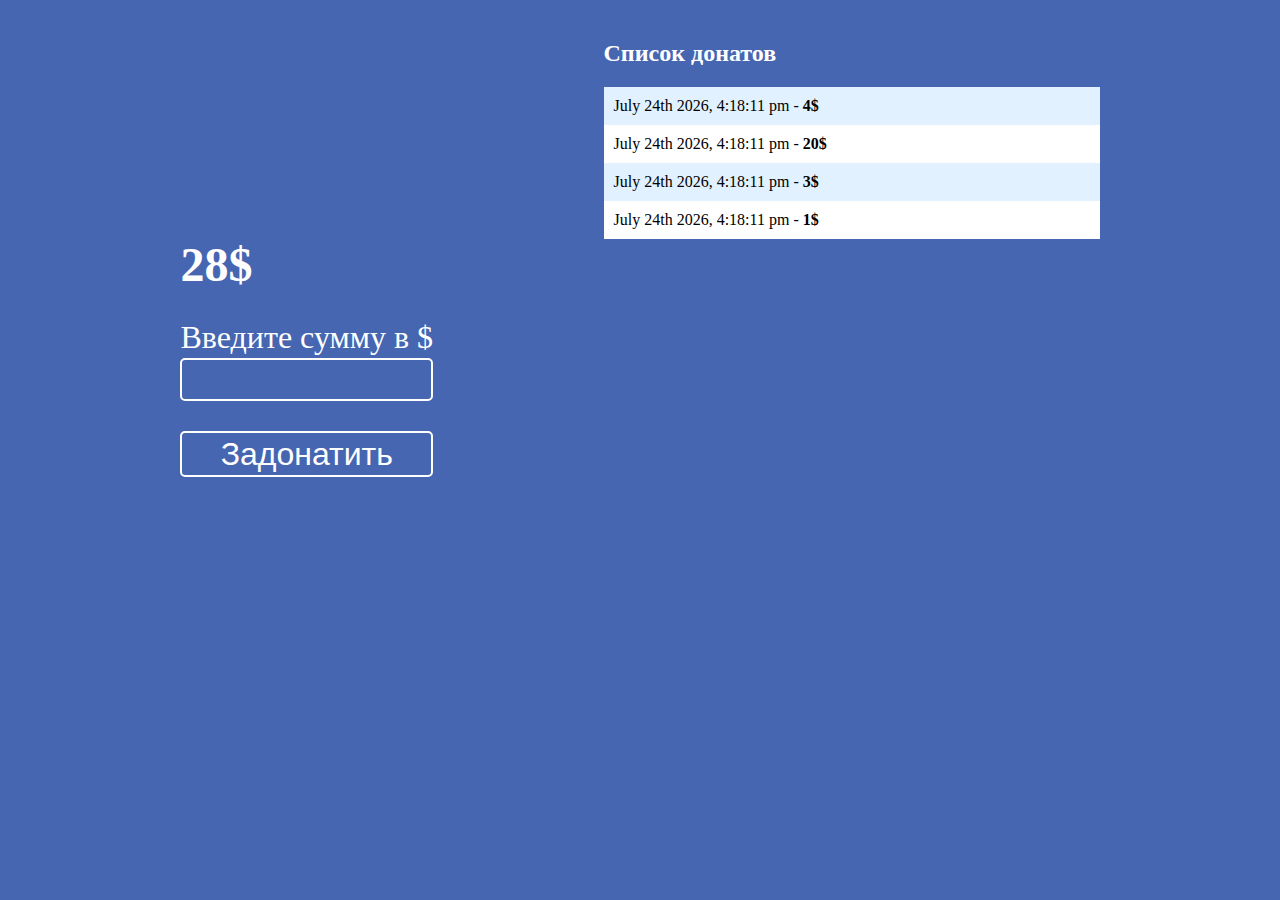
<file: sites/donateForm/index.html>
<!doctype html><html lang="en"><head><meta charset="UTF-8"><meta http-equiv="X-UA-Compatible" content="IE=edge"><meta name="viewport" content="width=device-width,initial-scale=1"><title>Document</title><script defer="defer" src="bundle.js"></script></head><body></body></html>
</file>
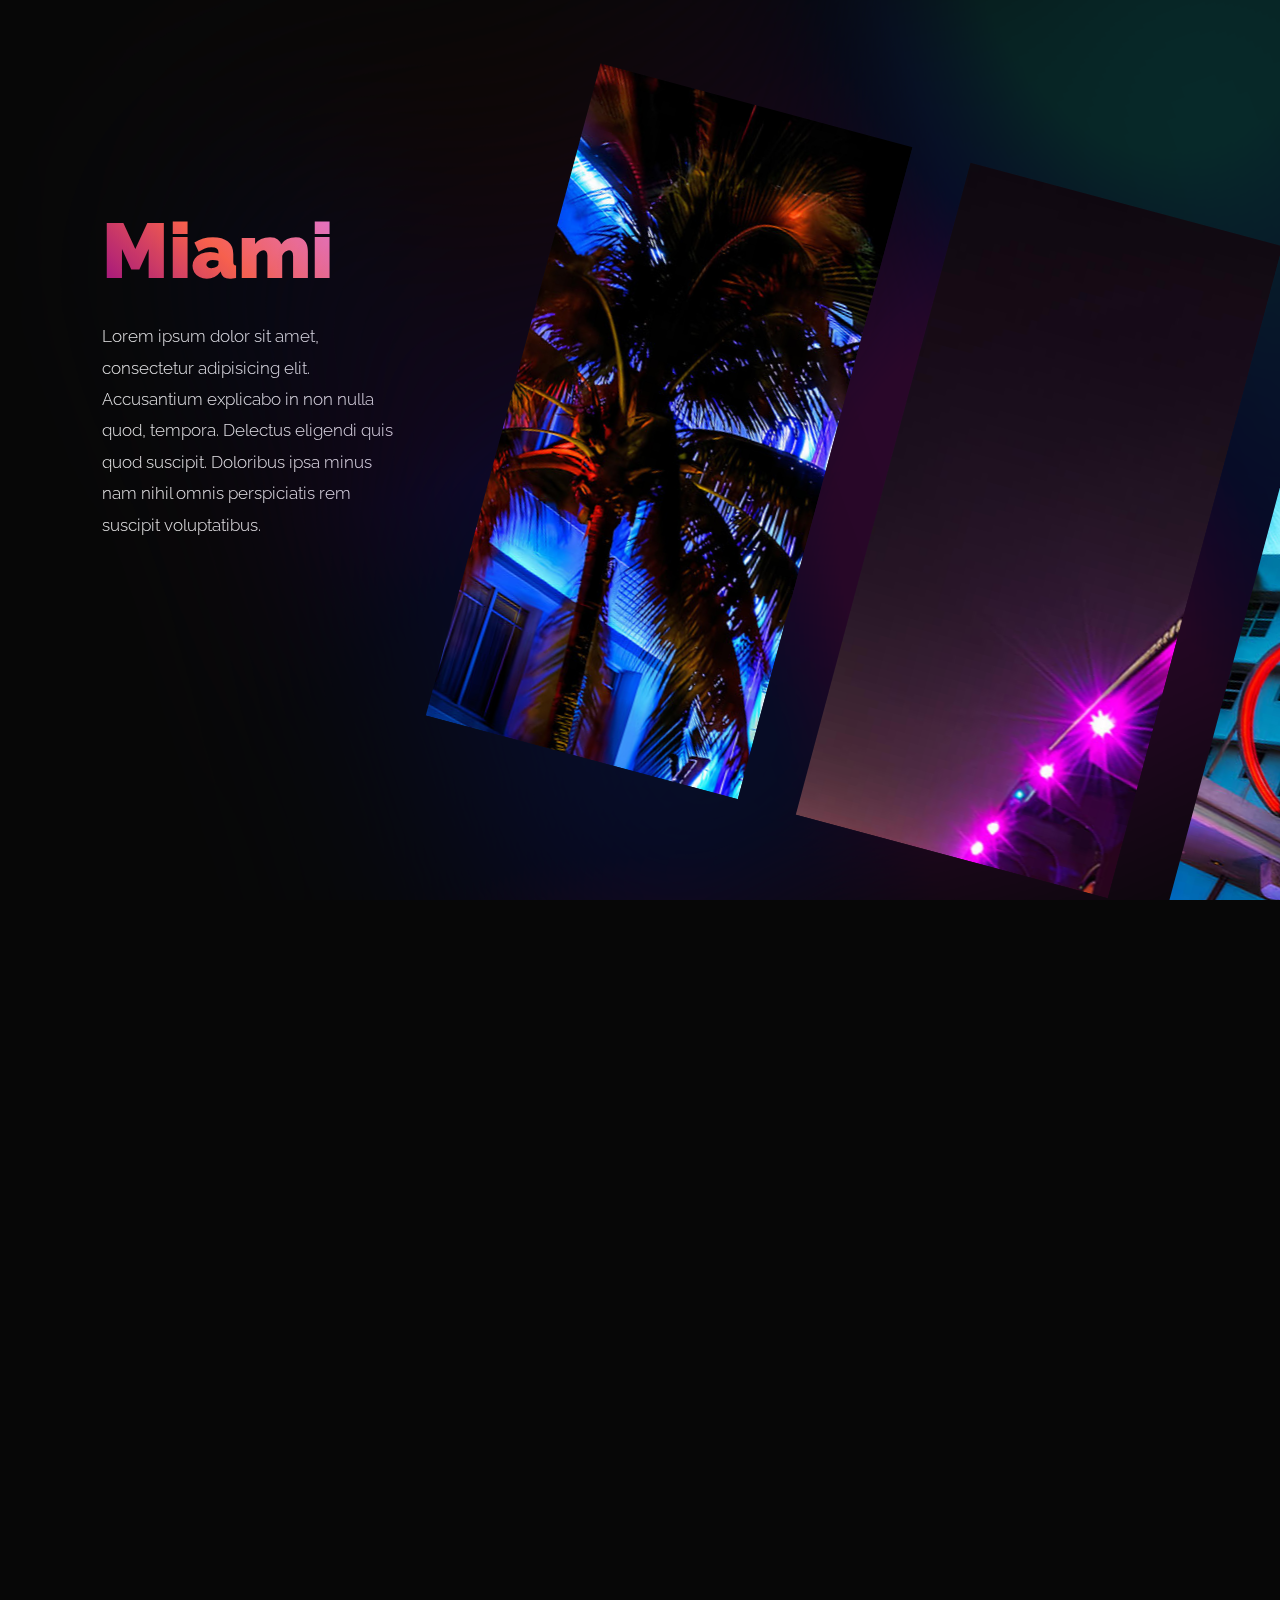
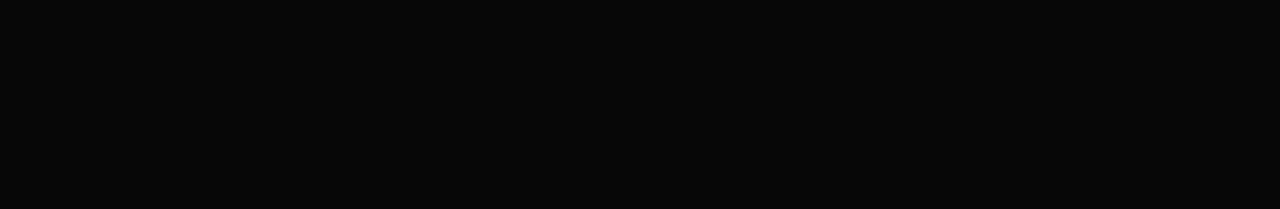
<file: sites/miami-gallery/index.html>
<!DOCTYPE html>
<html lang="en">
<head>
    <meta charset="UTF-8">
    <title>Title</title>
    <meta name="viewport" content="width=device-width, initial-scale=1.0">
    <link rel="stylesheet" href="libs/swiper/swiper-bundle.min.css">
    <link rel="stylesheet" href="css/style.css">
</head>
<body>
    <div class="discription">
        <div class="logo">Miami</div>
        <p>Lorem ipsum dolor sit amet, consectetur adipisicing elit. Accusantium explicabo in non nulla quod, tempora. Delectus eligendi quis quod suscipit. Doloribus ipsa minus nam nihil omnis perspiciatis rem suscipit voluptatibus.</p>
    </div>
    <div class="swiper slider slider_main">
        <div class="swiper-wrapper slider__wrapper">
            <div class="swiper-slide slider__item">
                <div class="slider__img" data-swiper-parallax="20%" style="background:url(images/1.jpg);"></div>
            </div>
            <div class="swiper-slide slider__item">
                <div class="slider__img" data-swiper-parallax="30%" style="background:url(images/2.jpg);"></div>
            </div>
            <div class="swiper-slide slider__item">
                <div class="slider__img" data-swiper-parallax="20%" style="background:url(images/3.jpg);"></div>
            </div>
            <div class="swiper-slide slider__item">
                <div class="slider__img" data-swiper-parallax="30%" style="background:url(images/4.jpg);"></div>
            </div>
            <div class="swiper-slide slider__item">
                <div class="slider__img" data-swiper-parallax="20%" style="background:url(images/5.jpg);"></div>
            </div>
            <div class="swiper-slide slider__item">
                <div class="slider__img" data-swiper-parallax="30%" style="background:url(images/6.jpg);"></div>
            </div>
            <div class="swiper-slide slider__item">
                <div class="slider__img" data-swiper-parallax="20%" style="background:url(images/7.jpg);"></div>
            </div>
            <div class="swiper-slide slider__item">
                <div class="slider__img" data-swiper-parallax="30%" style="background:url(images/8.jpg);"></div>
            </div>
            <div class="swiper-slide slider__item">
                <div class="slider__img" data-swiper-parallax="20%" style="background:url(images/9.jpg);"></div>
            </div>


        </div>
    </div>
    <div class="swiper slider slider_bg">
        <div class="swiper-wrapper slider__wrapper">
            <div class="swiper-slide slider__item">
                <div class="slider__img" data-swiper-parallax="20%" style="background:url(images/1.jpg);"></div>
            </div>
            <div class="swiper-slide slider__item">
                <div class="slider__img" data-swiper-parallax="30%" style="background:url(images/2.jpg);"></div>
            </div>
            <div class="swiper-slide slider__item">
                <div class="slider__img" data-swiper-parallax="20%" style="background:url(images/3.jpg);"></div>
            </div>
            <div class="swiper-slide slider__item">
                <div class="slider__img" data-swiper-parallax="30%" style="background:url(images/4.jpg);"></div>
            </div>
            <div class="swiper-slide slider__item">
                <div class="slider__img" data-swiper-parallax="20%" style="background:url(images/5.jpg);"></div>
            </div>
            <div class="swiper-slide slider__item">
                <div class="slider__img" data-swiper-parallax="30%" style="background:url(images/6.jpg);"></div>
            </div>
            <div class="swiper-slide slider__item">
                <div class="slider__img" data-swiper-parallax="20%" style="background:url(images/7.jpg);"></div>
            </div>
            <div class="swiper-slide slider__item">
                <div class="slider__img" data-swiper-parallax="30%" style="background:url(images/8.jpg);"></div>
            </div>
            <div class="swiper-slide slider__item">
                <div class="slider__img" data-swiper-parallax="20%" style="background:url(images/9.jpg);"></div>
            </div>


        </div>
    </div>
    <script src="libs/swiper/swiper-bundle.min.js"></script>
<script src="js/app.js"></script>
</body>
</html>
</file>
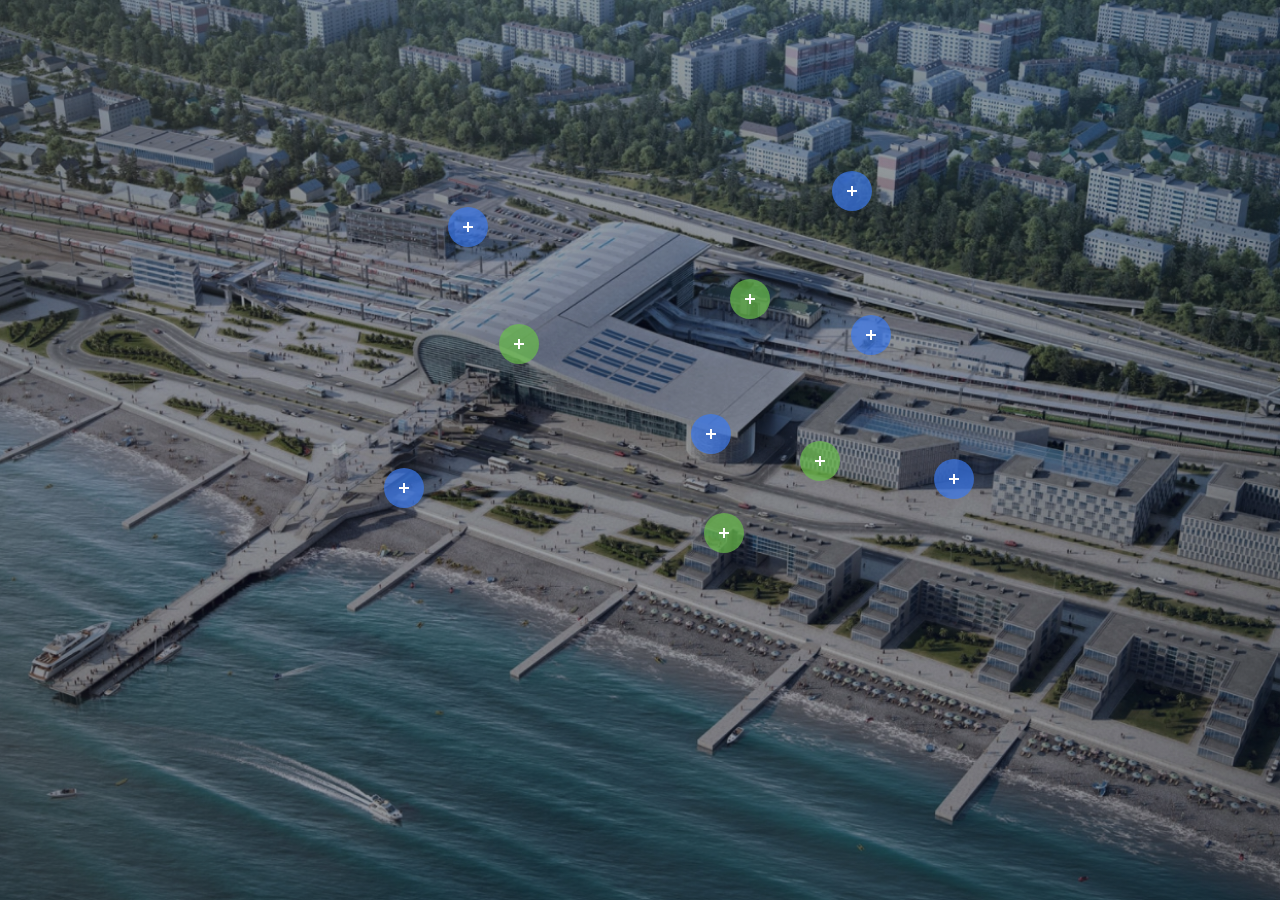
<file: sites/OnlyTestTask/index.html>
<!DOCTYPE html>
<html lang="en">
  <head>
    <meta charset="UTF-8" />
    <meta name="viewport" content="width=device-width, initial-scale=1.0" />
    <title>Document</title>
    <link rel="stylesheet" href="style.css" />
  </head>
  <body>
    <main class="map">
      <div class="info-btns">
        <div class="map-btn map-btn__green" data-text="Стадион">
          <button class="map-btn-sim">
            <span class="map-btn-sim__content"></span>
          </button>
          <span class="map-btn-info"></span>
        </div>
        <div class="map-btn" data-text="Дом у дороги">
          <button class="map-btn-sim">
            <span class="map-btn-sim__content"></span>
          </button>
          <span class="map-btn-info"></span>
        </div>
        <div class="map-btn" data-text="Пирс">
          <button class="map-btn-sim">
            <span class="map-btn-sim__content"></span>
          </button>
          <span class="map-btn-info"></span>
        </div>
        <div class="map-btn" data-text="Большая колонна">
          <button class="map-btn-sim">
            <span class="map-btn-sim__content"></span>
          </button>
          <span class="map-btn-info"></span>
        </div>
        <div class="map-btn map-btn__green" data-text="Дом как ступенька">
          <button class="map-btn-sim">
            <span class="map-btn-sim__content"></span>
          </button>
          <span class="map-btn-info"></span>
        </div>
        <div class="map-btn map-btn__green" data-text="Дом с зеленой крышей">
          <button class="map-btn-sim">
            <span class="map-btn-sim__content"></span>
          </button>
          <span class="map-btn-info"></span>
        </div>
        <div class="map-btn" data-text="Дом в лесу">
          <button class="map-btn-sim">
            <span class="map-btn-sim__content"></span>
          </button>
          <span class="map-btn-info"></span>
        </div>
        <div class="map-btn" data-text="Наверное вокзал">
          <button class="map-btn-sim">
            <span class="map-btn-sim__content"></span>
          </button>
          <span class="map-btn-info"></span>
        </div>
        <div class="map-btn map-btn__green" data-text="Похоже на офис">
          <button class="map-btn-sim">
            <span class="map-btn-sim__content"></span>
          </button>
          <span class="map-btn-info"></span>
        </div>
        <div class="map-btn" data-text="Вторая часть офиса?">
          <button class="map-btn-sim">
            <span class="map-btn-sim__content"></span>
          </button>
          <span class="map-btn-info"></span>
        </div>
      </div>
    </main>
    <script src="js/main.js"></script>
  </body>
</html>
</file>
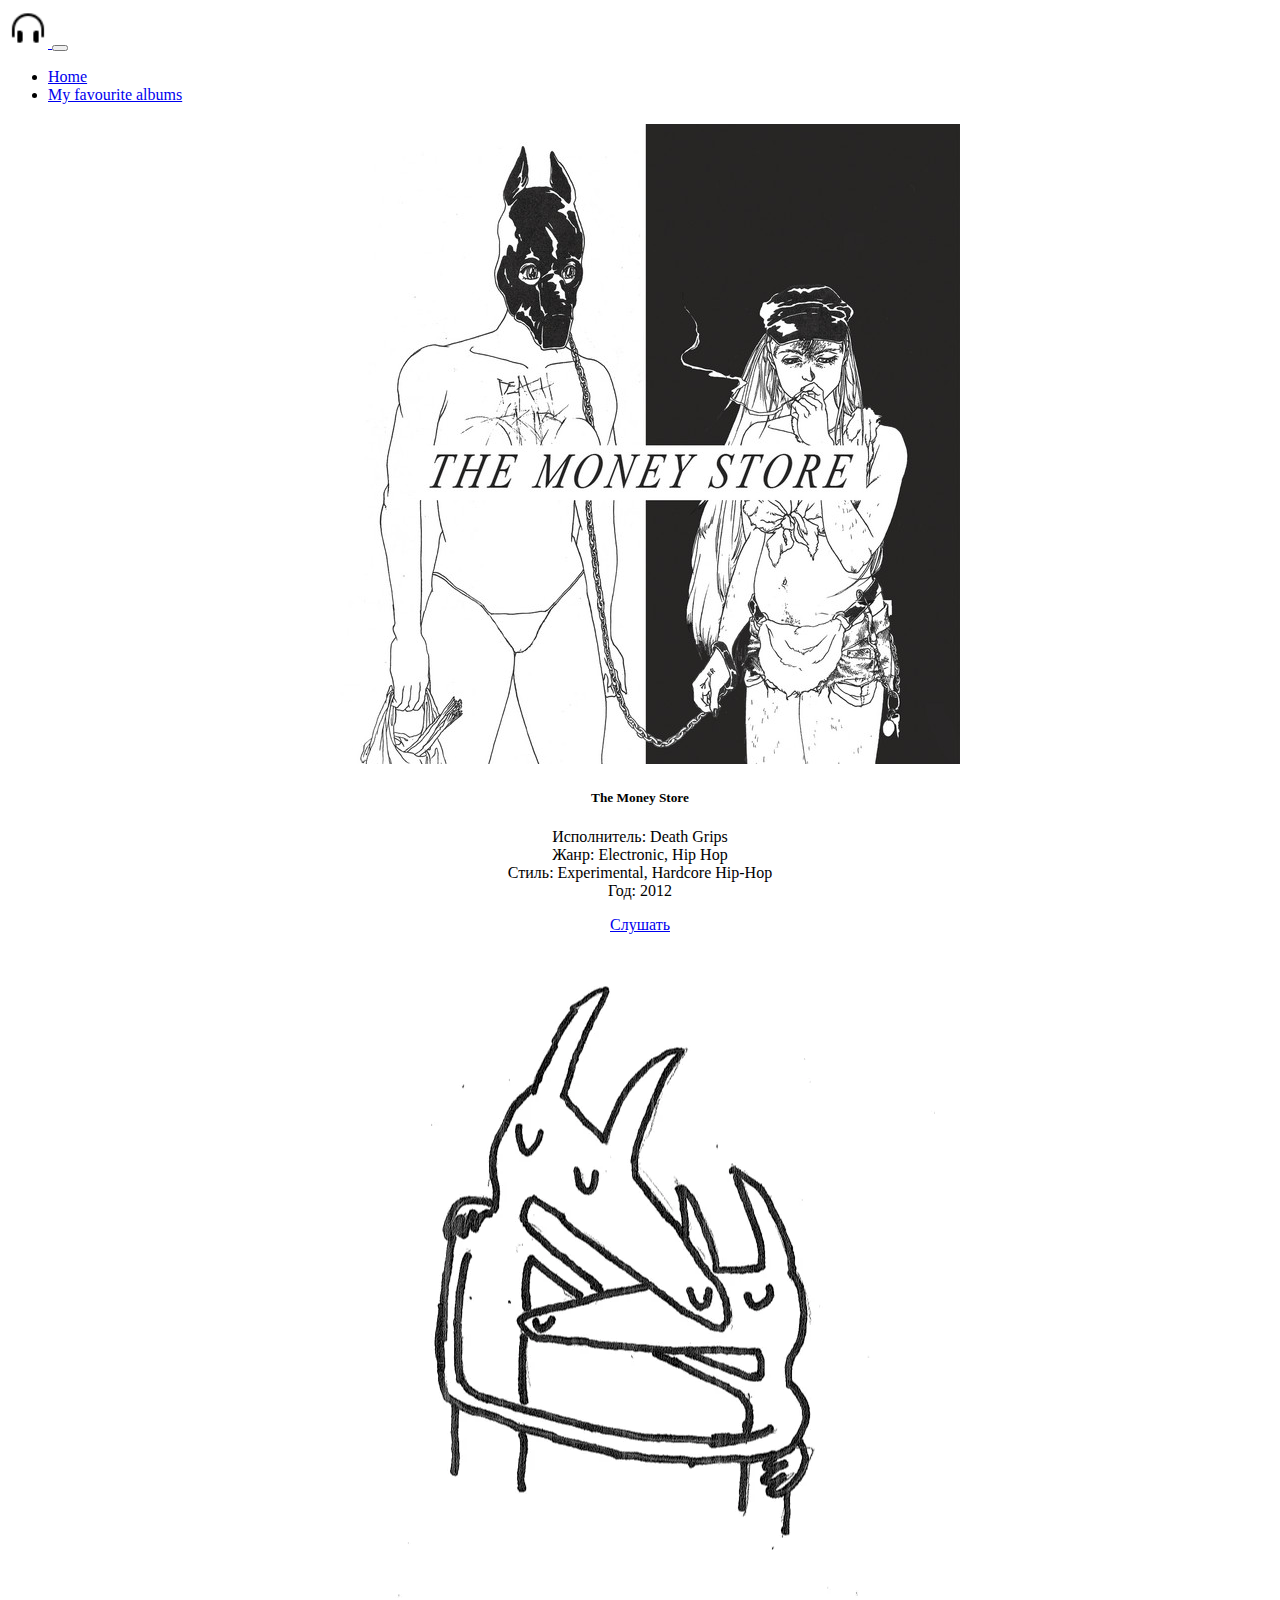
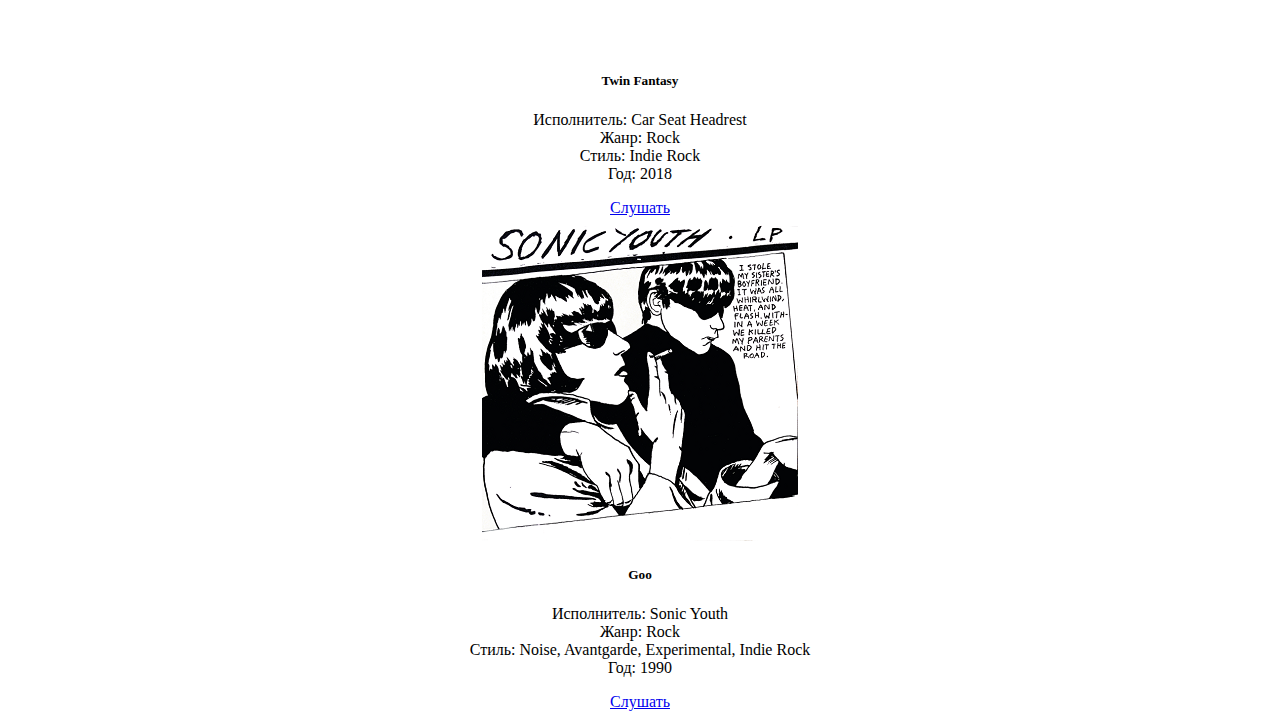
<file: albums.html>
<!DOCTYPE html>
<html lang="en">

<head>
    <meta charset="UTF-8">
    <meta http-equiv="X-UA-Compatible" content="IE=edge">
    <meta name="viewport" content="width=device-width, initial-scale=1.0">
    <link rel="stylesheet" href="styles.css">
    <link href="https://cdn.jsdelivr.net/npm/bootstrap@5.3.0-alpha1/dist/css/bootstrap.min.css" rel="stylesheet"
        integrity="sha384-GLhlTQ8iRABdZLl6O3oVMWSktQOp6b7In1Zl3/Jr59b6EGGoI1aFkw7cmDA6j6gD" crossorigin="anonymous">
    <script src="https://cdn.jsdelivr.net/npm/bootstrap@5.3.0-alpha1/dist/js/bootstrap.bundle.min.js"
        integrity="sha384-w76AqPfDkMBDXo30jS1Sgez6pr3x5MlQ1ZAGC+nuZB+EYdgRZgiwxhTBTkF7CXvN"
        crossorigin="anonymous"></script>
    <title>My favourite albums</title>
    <link rel="apple-touch-icon" sizes="180x180" href="/apple-touch-icon.png">
<link rel="icon" type="image/png" sizes="32x32" href="/favicon-32x32.png">
<link rel="icon" type="image/png" sizes="16x16" href="/favicon-16x16.png">
<link rel="manifest" href="/site.webmanifest">
    <style>
        .card{
            border-radius: 1mm;
            text-align: center;
            padding: 0.25em;
        }
        .card:hover{
            background-color: rgba(0, 0, 0, 0.1);
        }
    </style>
</head>

<body>
    <nav class="navbar navbar-expand-lg bg-body ">
        <div class="container">
            <a class="navbar-brand p-0" target="_blank"  href="/">
                <img src="img/head.png" alt="logo" width="40" />
            </a>
            <button class="navbar-toggler" type="button" data-bs-toggle="collapse" data-bs-target="#navbarNav"
                aria-controls="navbarNav" aria-expanded="false" aria-label="Toggle navigation">
                <span class="navbar-toggler-icon"></span>
            </button>
            <div class="collapse navbar-collapse" id="navbarNav">
                <ul class="navbar-nav">
                    <li class="nav-item">
                        <a class="nav-link " aria-current="page" href="index.html">Home</a>
                    </li>
                    <li class="nav-item">
                        <a class="nav-link active" href="#">My favourite albums</a>
                    </li>
                </ul>
            </div>
        </div>
    </nav>
    <div class="container my-5">
        <div class="row row-cols-1 row-cols-md-2 row-cols-lg-3 g-5">
            <div class="col">
                <div class="card">
                    <img src="img/234.jpeg" class="card-img-top" alt="the money store">
                    <div class="card-body">
                        <h5 class="card-title">The Money Store</h5>
                        <p class="card-text">
                         Исполнитель: Death Grips</br>   
                        Жанр:	Electronic, Hip Hop</br>
                        Стиль:	Experimental, Hardcore Hip-Hop</br>
                        Год:	2012
                        </p>
                        <a href="https://vk.com/music/playlist/-56504379_39226594" target="_blank" class="btn btn-primary">Слушать</a>
                    </div>
                </div>
            </div>
            <div class="col">
                <div class="card">
                    <img src="img/44.webp" class="card-img-top" alt="twin fantasy">
                    <div class="card-body">
                        <h5 class="card-title">Twin Fantasy</h5>
                        <p class="card-text">
                            Исполнитель: Car Seat Headrest</br>
                            Жанр:	Rock</br>
                            Стиль:	Indie Rock</br>
                            Год:	2018
                        </p>
                        <a href="https://vk.com/music/album/-2000442952_2442952_95b66d9ed17cc40a17?act=album" class="btn btn-primary" target="_blank">Слушать</a>
                    </div>
                </div>
            </div>
            <div class="col">
                <div class="card">
                    <img src="img/4544.png" class="card-img-top" alt="goo">
                    <div class="card-body">
                        <h5 class="card-title">Goo</h5>
                        <p class="card-text">Исполнитель: Sonic Youth</br>
                            Жанр:	Rock</br>
                            Стиль:	Noise, Avantgarde, Experimental, Indie Rock</br>
                            Год:	1990
                        </p>
                        <a href="https://vk.com/music/album/-2000268319_268319_a9da6fc7dd6d3a00df?act=album" class="btn btn-primary" target="_blank">Слушать</a>
                    </div>
                </div>
            </div>
        </div>
    </div>

</body>

</html>
</file>
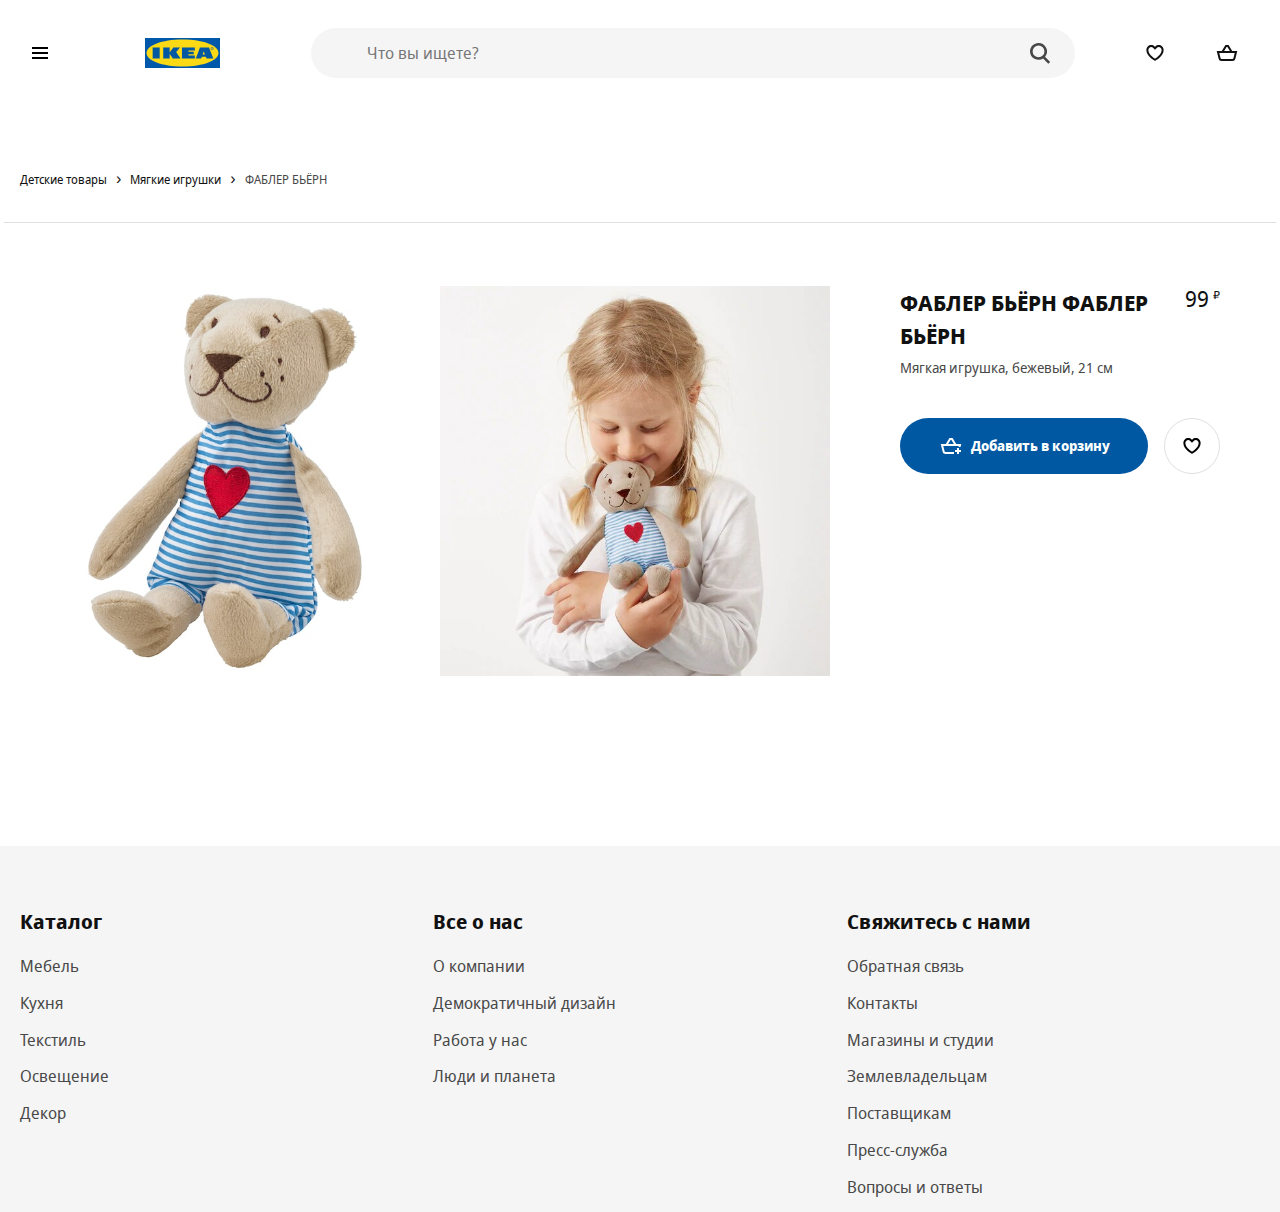
<file: card.html>
<!DOCTYPE html>
<html lang="en">
<head>
	<meta charset="UTF-8">
	<meta name="viewport" content="width=device-width, user-scalable=no, initial-scale=1.0, maximum-scale=1.0, minimum-scale=1.0">
	<meta http-equiv="X-UA-Compatible" content="ie=edge">
	<link rel="apple-touch-icon" sizes="180x180" href="favicon/apple-touch-icon.png">
	<link rel="icon" type="image/png" sizes="32x32" href="favicon/favicon-32x32.png">
	<link rel="icon" type="image/png" sizes="16x16" href="favicon/favicon-16x16.png">
	<link rel="mask-icon" href="favicon/safari-pinned-tab.svg" color="#0058ab">
	<meta name="msapplication-TileColor" content="#0058ab">
	<meta name="theme-color" content="#0058ab">
	<title>Детские игрушки - IKEA</title>
	<link rel="stylesheet" href="styles/styles.css">
	<script src="script/generateHeader.js" defer></script>
    <script src="script/generateCatalog.js" defer></script>
    <script src="script/generateSubCatalog.js" defer></script>
    <script src="script/generateFooter.js" defer></script>
    <script src="script/main.js" defer></script>
</head>
<body>
<main>
	<div class="container">
		<div class="breadcrumb">
			<nav role="navigation" aria-label="Breadcrumb" class="breadcrumb__nav">
				<ul class="breadcrumb__list">

					<li class="breadcrumb__list-item">
						<a href="goods.html?cat=Детские товары" class="breadcrumb__link"><span>Детские товары</span></a>
					</li>

					<li class="breadcrumb__list-item">
						<a href="goods.html?cat=Мягкие игрушки" class="breadcrumb__link"><span>Мягкие игрушки</span></a>
					</li>

					<li class="breadcrumb__list-item">
						<a href="#" class="breadcrumb__link"><span>ФАБЛЕР БЬЁРН</span></a>
					</li>

				</ul>
			</nav>
		</div>

		<div class="good wrapper">
			<div class="good-images">
				<div class="good-image__item">
					<img src="image/fabler-byorn-myagkaya-igrushka-bezhevyy__0710165_PE727396_S5.jpg" alt="">
				</div>
				<div class="good-image__item">
					<img src="image/fabler-byorn-myagkaya-igrushka-bezhevyy__0876865_PE611124_S5.jpg" alt="">
				</div>
			</div>
			<div class="good-item"> <!-- not-in-stock - нет в наличии-->
				<p class="good-item__new">Новинка</p>

				<div class="good-item__section">
					<div>
						<h2 class="good-item__header">ФАБЛЕР БЬЁРН ФАБЛЕР БЬЁРН</h2>
						<p class="good-item__description">Мягкая игрушка, бежевый, 21 см</p>

					</div>
					<p class="good-item__price">
						<span class="good-item__empty">Нет в наличии</span>
						<span class="good-item__price-value">99</span>
						<span class="good-item__currency">₽</span>
					</p>

				</div>
				<div class="good-item__buttons">
					<button type="button" class="btn btn-good" data-idd="idd001">
						<svg focusable="false" viewBox="0 0 24 24" class="btn-good-svg" aria-hidden="true">
							<path fill-rule="evenodd" clip-rule="evenodd" d="M10.4372 4H10.9993H12.0003H12.9996H13.5616L13.8538 4.48014L17.2112 9.99713H21H22.2806L21.9702 11.2396L21.5303 13H19.4688L19.7194 11.9971H4.28079L5.59143 17.2397C5.70272 17.6848 6.1027 17.9971 6.56157 17.9971H15V19.9971H6.56157C5.18496 19.9971 3.98502 19.0602 3.65114 17.7247L2.02987 11.2397L1.71924 9.99713H3.00002H6.78793L10.145 4.48017L10.4372 4ZM12.4375 6L14.87 9.99713H9.12911L11.5614 6H12.0003H12.4375ZM17.9961 16V14H19.9961V16H21.9961V18H19.9961V20H17.9961V18H15.9961V16H17.9961Z"></path>
						</svg>

						<span class="btn-good__label">Добавить в корзину</span>
					</button>
					<button type="button" class="btn btn-add-wishlist" data-idd="idd001">
						<svg focusable="false" viewBox="0 0 24 24" class="btn-add-wishlist__svg" aria-hidden="true">
							<path fill-rule="evenodd" clip-rule="evenodd" d="M12.336 5.52055C14.2336 3.62376 17.3096 3.62401 19.2069 5.52129C20.2067 6.52115 20.6796 7.85005 20.6259 9.15761C20.6151 12.2138 18.4184 14.8654 16.4892 16.6366C15.4926 17.5517 14.5004 18.2923 13.7593 18.8036C13.3879 19.0598 13.0771 19.2601 12.8574 19.3973C12.7475 19.466 12.6601 19.519 12.5992 19.5555C12.5687 19.5737 12.5448 19.5879 12.5279 19.5978L12.5079 19.6094L12.502 19.6129L12.5001 19.614C12.5001 19.614 12.4989 19.6147 11.9999 18.748C11.501 19.6147 11.5005 19.6144 11.5005 19.6144L11.4979 19.6129L11.4919 19.6094L11.472 19.5978C11.4551 19.5879 11.4312 19.5737 11.4007 19.5555C11.3397 19.519 11.2524 19.466 11.1425 19.3973C10.9227 19.2601 10.612 19.0598 10.2405 18.8036C9.49947 18.2923 8.50726 17.5517 7.51063 16.6366C5.58146 14.8654 3.38477 12.2139 3.37399 9.15765C3.32024 7.85008 3.79314 6.52117 4.79301 5.52129C6.69054 3.62376 9.76704 3.62376 11.6646 5.52129L11.9993 5.856L12.3353 5.52129L12.336 5.52055ZM11.9999 18.748L11.5005 19.6144L11.9999 19.9019L12.4989 19.6147L11.9999 18.748ZM11.9999 17.573C12.1727 17.462 12.384 17.3226 12.6236 17.1573C13.3125 16.6821 14.2267 15.9988 15.1366 15.1634C17.0157 13.4381 18.6259 11.2919 18.6259 9.13506V9.11213L18.627 9.08922C18.6626 8.31221 18.3844 7.52727 17.7926 6.9355C16.6762 5.81903 14.866 5.81902 13.7495 6.9355L13.7481 6.93689L11.9965 8.68166L10.2504 6.9355C9.13387 5.81903 7.3237 5.81903 6.20722 6.9355C5.61546 7.52727 5.33724 8.31221 5.3729 9.08922L5.37395 9.11213V9.13507C5.37395 11.2919 6.98418 13.4381 8.86325 15.1634C9.77312 15.9988 10.6874 16.6821 11.3762 17.1573C11.6159 17.3226 11.8271 17.462 11.9999 17.573Z"></path>
						</svg>
					</button>
				</div>

			</div>
		</div>


	</div>
</main>
</body>
</html>
</file>
<file: sites/miami-gallery/css/style.css>
*{
    margin: 0;
    padding: 0;
    box-sizing: border-box;
}
:root{
    --dark: #070707;
    --sizeindex: calc(1vw + 1vh);
    --transition:.75s cubic-bezier(0.2,0.6,0,1);
}
@font-face {
    font-family: raleway_m;
    src: url("../fonts/raleway-v22-cyrillic-300.woff2");
    font-weight: 300;
}
@font-face {
    font-family: raleway_m;
    src: url("../fonts/raleway-v22-cyrillic-900.woff2");
    font-weight: 900;
}
body,html{
    width: 100%;
    height: 100%;
    background: var(--dark);
    color: #fff;
    font-family: raleway_m, sans-serif;
    overflow: hidden;
    line-height: 1.8;
}
.slider{
    height: 100%;
    transform: rotate(15deg);
    overflow: visible;
    top: 10vh;
}
.slider__wrapper{
    transition: var(--transition)!important;
    will-change: transform;
}
.slider__item{
    max-height: 75vh;
    overflow: hidden;
    cursor: pointer;
    transition: transform var(--transition), box-shadow var(--transition);
}
.slider__img{
    width: 300%;
    height: 100%;
    background-size: cover;
    position: absolute;
    left: -100%;
    transition: var(--transition)!important;
    will-change: transform;

}
.slider_bg{
    z-index: 0;
    transform: rotate(-20deg)!important;
    top: -90vh;
    left: -10vh;
    opacity: 0.15;
    filter:blur(120px) saturate(10) ;
}
.slider_bg .slider__item{
    max-height: 100vh;
}
.slider__item.opened{
    z-index: 2;
    transform: rotate(-15deg) scale(1.25);
    box-shadow: rgb(0 0 0 / .75) 0 0 0 10000px;

}

.discription{
    position: absolute;
    font-size: calc(var(--sizeindex) * .8);
    top: 20vh;
    left: 8vw;
    max-width: 24vw;
    transition: opacity var(--transition),transform var(--transition);
}
.logo{
    font-size: calc(var(--sizeindex) * 3.6);
    font-weight: 900;
    display: inline-block;
    background: linear-gradient(45deg, DarkMagenta,Tomato,Violet);
    -webkit-background-clip: text;
    -webkit-text-fill-color: transparent;
}
.discription p{
    transition: transform var(--transition);
    opacity: .9;
    transition-duration: 3s;
}
.discription.hidden{
    opacity: 0;
    transform: translateY(5vh);
}
.discription.hidden p{
    transform: translateY(2vh);
}
</file>
<file: styles.css>
.cat{
    height: 500px;
    width: 540px;
}
</file>
<file: styles/styles.css>
/*
* Prefixed by https://autoprefixer.github.io
* PostCSS: v7.0.29,
* Autoprefixer: v9.7.6
* Browsers: last 4 version
*/

@font-face {
	font-family: 'Noto Sans';
	src: local('Noto Sans Display Regular'), local('NotoSansDisplay-Regular'), url('../fonts/Notosansdisplayregular.woff2') format('woff2'), url('../fonts/Notosansdisplayregular.woff') format('woff');
	font-weight: 400;
	font-style: normal;
}

@font-face {
	font-family: 'Noto Sans';
	src: local('Noto Sans Display Italic'), local('NotoSansDisplay-Italic'), url('../fonts/Notosansdisplayitalic.woff2') format('woff2'), url('../fonts/Notosansdisplayitalic.woff') format('woff');
	font-weight: 400;
	font-style: italic;
}

@font-face {
	font-family: 'Noto Sans';
	src: local('Noto Sans Display Bold'), local('NotoSansDisplay-Bold'), url('../fonts/Notosansdisplaybold.woff2') format('woff2'), url('../fonts/Notosansdisplaybold.woff') format('woff');
	font-weight: 700;
	font-style: normal;
}

@font-face {
	font-family: 'Noto Sans';
	src: local('Noto Sans Display Bold Italic'), local('NotoSansDisplay-BoldItalic'), url('../fonts/Notosansdisplaybolditalic.woff2') format('woff2'), url('../fonts/Notosansdisplaybolditalic.woff') format('woff');
	font-weight: 700;
	font-style: italic;
}

html {
	-webkit-box-sizing: border-box;
	box-sizing: border-box;
}

*,
*::before,
*::after {
	-webkit-box-sizing: inherit;
	box-sizing: inherit;
}

body {
	min-width: 320px;
	margin: 0;

	background-color: #fff; /*под проект*/
	font-family: Noto Sans, Arial, sans-serif; /*в "" свой шрифт под проект*/

	font-size: 16px;
	color: #111;
	line-height: 1.5;
	-webkit-font-smoothing: subpixel-antialiased;
}

button, input {
	font: inherit;
}

button {
	cursor: pointer;
}

img {
	max-width: 100%;
	width: 100%;
	height: auto;
}

a {
	text-decoration: none;
	color: inherit;
}

ul {
	list-style: none;
	padding: 0;
	margin: 0;
}

h1, h2, h3, p {
	padding: 0;
	margin: 0;
}

/* container */

.container {
	max-width: 100rem;
	margin: 0 auto;
	padding: 0 1.25rem;
}

.visually-hidden {
	position: absolute !important;
	clip: rect(1px 1px 1px 1px);
	clip: rect(1px, 1px, 1px, 1px);
	padding: 0 !important;
	border: 0 !important;
	height: 1px !important;
	width: 1px !important;
	overflow: hidden;
}

/* при работе с float */

.clearfix::after {
	content: "";
	display: table;
	clear: both;
}

header {
	margin-bottom: 3.75rem;
}

.header {
	display: -ms-grid;
	display: grid;
	grid-gap: 1.25rem;
	-ms-grid-columns: 2fr 1.25rem 2fr 1.25rem 16fr 1.25rem 1fr 1.25rem 1fr;
	grid-template-columns: 2fr 2fr 16fr 1fr 1fr;
	-webkit-box-align: center;
	-ms-flex-align: center;
	align-items: center;
	padding: 1.75rem 0;
}

footer {
	background-color: #f5f5f5;
	margin-top: 3.75rem;
	padding: 3.75rem 0 0 0;
}

.footer {
	display: -ms-grid;
	display: grid;
	-ms-grid-columns: 1fr 1fr 1fr;
	grid-template-columns: 1fr 1fr 1fr;
}

.main-header {
	margin-bottom: 1.875rem
}

.btn {
	background-color: transparent;
	outline: transparent;
	border-radius: 50%;
	width: 40px;
	height: 40px;
	display: -webkit-box;
	display: -ms-flexbox;
	display: flex;
	-webkit-box-align: center;
	-ms-flex-align: center;
	align-items: center;
	-webkit-box-pack: center;
	-ms-flex-pack: center;
	justify-content: center;
	border: 1px solid transparent;
}

.btn:hover {
	background-color: #f5f5f5;
	color: #111;
}

.svg-icon {
	fill: currentColor;
}

.logo {
	text-align: center;
	width: 75px;
	height: 30px;

}

.search {
	position: relative;
	-webkit-box-flex: 1;
	-ms-flex-positive: 1;
	flex-grow: 1;
	height: 50px;
	margin: 0 40px;
}

.search-input {
	-webkit-appearance: none;
	-moz-appearance: none;
	appearance: none;
	background-color: #f5f5f5;
	display: block;
	appearance: none;
	width: 100%;
	height: 100%;
	padding: .5rem 3.5rem;
	margin: 0 auto;
	line-height: 1.5;
	border: 0;
	border-radius: 50em;
	outline: 0;
	-webkit-box-shadow: none;
	box-shadow: none;
	-webkit-transition: background .2s;
	-o-transition: background .2s;
	transition: background .2s;
}

.search-btn {
	position: absolute;
	top: 0.9rem;
	right: 0.9rem;
	background-image: url("data:image/svg+xml;charset=utf-8,%3Csvg width='16' height='17' fill='%23484848' xmlns='http://www.w3.org/2000/svg'%3E%3Cpath fill-rule='evenodd' clip-rule='evenodd' d='M6.5 11a4.5 4.5 0 110-9 4.5 4.5 0 010 9zm4.968-.307a6.5 6.5 0 10-1.514 1.315l3.996 3.996 1.414-1.414-3.896-3.897z'/%3E%3C/svg%3E");
	background-repeat: no-repeat;
	background-size: contain;
	width: 2.5rem;
	height: 1.5rem;
	background-position: center;
}

.offer {
	position: relative;
}

.offer-extra {
	position: absolute;
	padding: .9rem;
	color: #111;
	left: 1.25rem;
	bottom: 1.25rem;
	display: -webkit-box;
	display: -ms-flexbox;
	display: flex;
	background: #fff;
	-webkit-box-orient: vertical;
	-webkit-box-direction: normal;
	-ms-flex-direction: column;
	flex-direction: column;
	-webkit-box-align: start;
	-ms-flex-align: start;
	align-items: flex-start;
	max-width: 19rem;
	min-width: 13rem;
	font-size: .9rem;
	line-height: 1.5;
	font-weight: bold;
	word-break: break-word;
}

.offer-arrow {
	display: inline-block;
	height: 1.5rem;
	width: 1.5rem;
	vertical-align: middle;
	fill: currentColor;
	margin-top: 1.875rem;

}


.footer-header {
	line-height: 2rem;
	font-size: 1.25rem;
	padding: 0 0 1rem 0;

}

.footer-list {
	margin-bottom: .8rem;
}

.footer-list > a {
	color: #484848;
}

.footer-list > a:hover {
	color: #111;
	text-decoration: underline;
}

.catalog {
	position: fixed;
	z-index: 999;
	top: 0;
	left: -100%;
	bottom: 0;
	background-color: #fff;
	overflow-y: auto;
	overflow-x: hidden;
	-webkit-transition: left 0.2s 0s;
	-o-transition: left 0.2s 0s;
	transition: left 0.2s 0s;
	width: 20rem;
	padding: 6rem 4rem 3rem;

}

.catalog.open {
	left: 0;
}

.catalog-btn {
	position: absolute;
	top: 3rem;
	left: 3rem;
}

.catalog-list__item,
.subcatalog-list__item {
	cursor: pointer;
	color: #111;


}

.catalog-list__item a,
.subcatalog-list__item a {
	text-decoration: underline;
	display: block;
}

.catalog-list__item a {
	padding: .5rem 1.5rem .5rem 0;
}

.subcatalog-list__item a {
	padding: .5rem 0;
}

.catalog-list__item:hover a,
.subcatalog-list__item:hover a {
	text-decoration: underline;
}

.catalog-list__item.active {
	background-repeat: no-repeat;
	background-position: right 0 center;
	background-image: url('data:image/svg+xml;utf8,<svg width="24" height="24" viewBox="0 0 24 24" fill="none" xmlns="http://www.w3.org/2000/svg"><path fill-rule="evenodd" clip-rule="evenodd" d="M15.5996 11.9999L9.81456 17.7857L8.40026 16.3716L12.7714 11.9999L8.40026 7.62823L9.81457 6.21411L15.5996 11.9999Z" fill="%23959595"/></svg>');
}

.subcatalog {
	position: fixed;
	z-index: 998;
	top: 0;
	left: -100%;
	bottom: 0;
	background-color: #fff;
	overflow-y: auto;
	overflow-x: hidden;
	-webkit-transition: left, right 0.2s 0s;
	-o-transition: left, right 0.2s 0s;
	transition: left, right 0.2s 0s;
	width: 25rem;
	padding: 6rem 4rem 3rem;
	border-left: 2px solid #ccc;
}

.subcatalog.subopen {
	left: 20rem;
	display: block;
}

.overlay {
	display: block;
	position: fixed;
	z-index: 899;
	top: 0;
	bottom: 0;
	right: 0;
	left: 0;
	background-color: black;
	-webkit-transition: all .2s ease;
	-o-transition: all .2s ease;
	transition: all .2s ease;
	opacity: 0;
	pointer-events: none;
}

.overlay.active {
	opacity: 0.25;
	pointer-events: all;
}


.wrapper {
	position: relative;
	margin-top: 4rem;
}

.wrapper:before {
	content: '';
	width: calc(100% + 2rem);
	display: block;
	position: absolute;
	top: -2rem;
	z-index: 99;
	margin: 0 -1rem;
	border-bottom: 1px solid #dfdfdf;
}

.good {
	display: -ms-grid;
	display: grid;
	-ms-grid-columns: minmax(0, 1fr) 1.25rem minmax(0, 1fr) 1.25rem minmax(0, 1fr) 1.25rem minmax(0, 1fr) 1.25rem minmax(0, 1fr) 1.25rem minmax(0, 1fr) 1.25rem minmax(0, 1fr) 1.25rem minmax(0, 1fr) 1.25rem minmax(0, 1fr) 1.25rem minmax(0, 1fr) 1.25rem minmax(0, 1fr) 1.25rem minmax(0, 1fr);
	grid-template-columns: repeat(12, minmax(0, 1fr));
	grid-column-gap: 1.25rem;
	padding-top: 2rem;
}

.good-images {
	display: -webkit-box;
	display: -ms-flexbox;
	display: flex;
	-ms-flex-wrap: wrap;
	flex-wrap: wrap;
	-ms-grid-column: 1;
	grid-column-start: 1;
	-ms-grid-column-span: 8;
	grid-column-end: 9;
	-ms-flex-pack: distribute;
	justify-content: space-around;


}

.good-image__item {
	width: calc(50% - 1.25rem);
	margin-left: .625rem;
	margin-right: .625rem;
	min-height: 500px;
}


.good-item {
	-ms-grid-column: 9;
	grid-column-start: 9;
	-ms-grid-column-span: 4;
	grid-column-end: 13;
	padding: 0 2.5rem;
}

.good-item__section {
	margin-bottom: 2.5rem;
}

.good-item__new {
	display: none;
}


.good-item__empty {
	display: none;
}

.not-in-stock .good-item__empty {
	display: block;
}

.not-in-stock .btn-good {
	display: none;
}

.good-item__header {
	font-size: 1.375rem;
	line-height: 1.5;
	font-weight: 700;
	text-transform: uppercase;
	margin-bottom: .3rem;
}

.good-item__description {
	line-height: 1.5;
	letter-spacing: 0;
	font-weight: 400;
	color: #484848;
	font-size: .875rem;
}

.good-item__price {
	white-space: nowrap;
	text-align: right;
}

.good-item__section {
	display: -webkit-box;
	display: -ms-flexbox;
	display: flex;
	-webkit-box-pack: justify;
	-ms-flex-pack: justify;
	justify-content: space-between;
}

.good-item__price-value {
	line-height: 1.1875;
	font-size: 1.375rem;
}

.good-item__currency {
	line-height: .9;
	font-size: .6875rem;
	vertical-align: text-top;
}

.not-in-stock .good-item__price-value,
.not-in-stock .good-item__currency {
	display: none;
}

.good-item__buttons {
	display: -webkit-box;
	display: -ms-flexbox;
	display: flex;
	-webkit-box-pack: justify;
	-ms-flex-pack: justify;
	justify-content: space-between;
	-webkit-box-align: center;
	-ms-flex-align: center;
	align-items: center;
	width: 100%;
}

.btn-good {
	margin-right: 1rem;
	-webkit-box-flex: 1;
	-ms-flex-positive: 1;
	flex-grow: 1;
	-ms-flex-negative: 1;
	flex-shrink: 1;
	position: relative;
	background: #0058a3;
	color: #fff;
	border-radius: 52px;
	padding: 0 2rem;
	display: -webkit-box;
	display: -ms-flexbox;
	display: flex;
	height: 3.5rem;
	-webkit-box-align: center;
	-ms-flex-align: center;
	align-items: center;
}

.btn-good-svg {
	margin-right: .5rem;
	vertical-align: top;
	-ms-flex-negative: 0;
	flex-shrink: 0;
	display: inline-block;
	height: 1.5rem;
	width: 1.5rem;
	fill: #fff;
}

.btn-good:hover {
	color: #0058a3;
}

.btn-good:hover .btn-good-svg {
	fill: #0058a3;
}

.btn-good__label {
	text-align: center;
	border: 0;
	font-weight: 700;
	font-size: .875rem;
	line-height: 1.42857;
}

.btn-add-wishlist {
	background: rgba(0, 0, 0, 0);
	color: #111;
	border-radius: 40px;
	padding: 0 .9375rem;
	border: 1px solid #dfdfdf;
	height: 3.5rem;
	width: 3.5rem;
	margin-left: auto;
}

.btn-add-wishlist__svg {
	height: 1.5rem;
	width: 1.5rem;

}

.btn-add-wishlist:hover .btn-add-wishlist__svg {
	fill: red;
}

.btn-add-wishlist.contains-wishlist .btn-add-wishlist__svg {
	fill: red;

}

.btn-add-wishlist:hover.contains-wishlist .btn-add-wishlist__svg {
	fill: black;
}


.goods-list {
	display: -ms-grid;
	display: grid;
	grid-template-columns: repeat(4, 1fr);
}

.goods-list__item {
	margin-bottom: 2rem;
}


.goods-item {
	position: relative;
	display: -webkit-box;
	display: -ms-flexbox;
	display: flex;
	-webkit-box-orient: vertical;
	-webkit-box-direction: normal;
	-ms-flex-direction: column;
	flex-direction: column;
	-webkit-box-pack: justify;
	-ms-flex-pack: justify;
	justify-content: space-between;
	height: 100%;
}

.goods-item__img {
	height: 380px;
	display: table-cell;
	vertical-align: middle
}


.btn-add-card {
	position: absolute;
	opacity: 0;
	-webkit-transition: opacity 0.2s 0s;
	-o-transition: opacity 0.2s 0s;
	transition: opacity 0.2s 0s;
	right: 1rem;
	bottom: 0.5rem;
	background-color: rgb(0, 88, 163);
	border: 1px solid rgb(0, 88, 163);
	background-repeat: no-repeat;
	background-position: center;
	background-image: url("data:image/svg+xml;utf8,<svg width='24' height='24' xmlns='http://www.w3.org/2000/svg' viewBox='0 0 24 24'><path fill-rule='evenodd' clip-rule='evenodd' d='M10.4372 4H10.9993H12.0003H12.9996H13.5616L13.8538 4.48014L17.2112 9.99713H21H22.2806L21.9702 11.2396L21.5303 13H19.4688L19.7194 11.9971H4.28079L5.59143 17.2397C5.70272 17.6848 6.1027 17.9971 6.56157 17.9971H15V19.9971H6.56157C5.18496 19.9971 3.98502 19.0602 3.65114 17.7247L2.02987 11.2397L1.71924 9.99713H3.00002H6.78793L10.145 4.48017L10.4372 4ZM12.4375 6L14.87 9.99713H9.12911L11.5614 6H12.0003H12.4375ZM17.9961 16V14H19.9961V16H21.9961V18H19.9961V20H17.9961V18H15.9961V16H17.9961Z' fill='white' /></svg>");
}

.btn-add-card:hover {
	background-color: rgb(255, 255, 255);
	background-image: url("data:image/svg+xml;utf8,<svg width='24' height='24' xmlns='http://www.w3.org/2000/svg' viewBox='0 0 24 24'><path fill-rule='evenodd' clip-rule='evenodd' d='M10.4372 4H10.9993H12.0003H12.9996H13.5616L13.8538 4.48014L17.2112 9.99713H21H22.2806L21.9702 11.2396L21.5303 13H19.4688L19.7194 11.9971H4.28079L5.59143 17.2397C5.70272 17.6848 6.1027 17.9971 6.56157 17.9971H15V19.9971H6.56157C5.18496 19.9971 3.98502 19.0602 3.65114 17.7247L2.02987 11.2397L1.71924 9.99713H3.00002H6.78793L10.145 4.48017L10.4372 4ZM12.4375 6L14.87 9.99713H9.12911L11.5614 6H12.0003H12.4375ZM17.9961 16V14H19.9961V16H21.9961V18H19.9961V20H17.9961V18H15.9961V16H17.9961Z' fill='rgb(0, 88, 163)' /></svg>");

}

.goods-item:hover .btn-add-card {
	opacity: 1;
}

.goods-item__header {
	margin-top: auto;
	margin-bottom: 1rem;
}

.goods-item__new {
	line-height: 1.42857;
	color: #ca5008;
	font-weight: 700;
	font-size: 0.8rem;
}

.goods-item__link {
	display: block;
	height: 100%;
}

.goods-item__description {
	margin-bottom: 1rem;
	font-size: .875rem;
	line-height: 1.42857;
}

.goods-item__price {
	min-height: calc(40px + 0.5rem);
	padding-bottom: 0.5rem;
	font-weight: 700;
}

.goods-item__price-value {
	font-size: 1.375rem;
}

.goods-item__currency {
	line-height: .9;
	font-size: .6875rem;
	vertical-align: text-top;
}


.breadcrumb__list-item {
	display: inline;
}

.breadcrumb__list-item:after {
	content: "\0203A";
	display: inline;
	margin: 0 .3125rem;
	font-size: 1rem;
	line-height: 1.125;
}

.breadcrumb__list-item:last-child:after {
	content: "";
}

.breadcrumb__link {
	font-size: .75rem;
	line-height: 1.5;
	font-weight: 400;
	vertical-align: middle;
}

.breadcrumb__list-item:last-child .breadcrumb__link {
	color: #484848;
	pointer-events: none;
	cursor: auto;
}

.cart-wrapper {
	max-width: 768px;
}

.cart-header {
	text-align: center;
}

.product {
	display: -ms-grid;
	display: grid;
	-ms-grid-columns: 152px 4fr 6fr;
	grid-template-columns: 152px 4fr 6fr;
	-ms-grid-rows: auto;
	grid-template-rows: auto;
	font-size: .81rem;
	line-height: 1.385;
}

.product > *:nth-child(1) {
	-ms-grid-row: 1;
	-ms-grid-column: 1;
}

.product > *:nth-child(2) {
	-ms-grid-row: 1;
	-ms-grid-column: 2;
}

.product > *:nth-child(3) {
	-ms-grid-row: 1;
	-ms-grid-column: 3;
}

.product__image-container {
	-ms-grid-column: 1;
	grid-column: 1;
	-ms-grid-row: 1;
	-ms-grid-row-span: 2;
	grid-row: 1/3;
	padding-right: 1rem;
}

.product__description {
	-ms-grid-column: 2;
	grid-column: 2;
	-ms-grid-row: 1;
	grid-row: 1;
}

.product__name {
	font-size: 1.2rem;
	margin-bottom: .5rem;
	font-weight: 700;
	text-transform: uppercase;
	word-break: break-word;
}

.product__prices {
	-ms-grid-column: 3;
	grid-column: 3;
	-ms-grid-row: 1;
	grid-row: 1;
	text-align: right;
	padding-top: 0;
}

.product__controls {
	-ms-grid-column: 3;
	grid-column: 3;
	-ms-grid-row: 2;
	grid-row: 2;
	margin-top: .5rem;
	display: -webkit-box;
	display: -ms-flexbox;
	display: flex;
	-webkit-box-pack: end;
	-ms-flex-pack: end;
	justify-content: flex-end;
}

.btn-remove {
	color: #444;
	border-color: #666;
	border-radius: unset;
}

.product__total {
	font-weight: 700;
	font-size: 1.06rem;
	line-height: 1.2;
}

.product-controls__remove {
	width: 12.5%;
}

.product-controls__quantity {
	width: 25%;
	margin-left: .5rem;
}

.cart-header {
	margin-bottom: 3rem;
}

.cart-item {
	margin-bottom: 2rem;
}

.cart-total {
	display: -webkit-box;
	display: -ms-flexbox;
	display: flex;
	-webkit-box-pack: justify;
	-ms-flex-pack: justify;
	justify-content: space-between;
	padding: .35rem 0;
	font-weight: 700;
	font-size: 14px;
	text-align: initial;
	border: dashed #cacaca;
	border-width: 1px 0;
}

.cart-checkout {
	color: #ffffff;
	padding: 12px 62px;
	background-color: #3a6e9f;
	border: none;
	display: block;
	margin: 1rem auto;
}

.cart-form {
	margin: 1rem 0;
	text-align: center;
}

.cart-form label {
	display: block;
	margin: 1rem;
}

select {
	width: 100%;
	max-width: 352px;
	height: 40px;
	margin: 0;
	padding: 0 10px;
	border: 1px solid #666;
	border-radius: 2px;
	background: #fff url(../image/chevron-down-thin-24.1667eab2.svg) no-repeat right 8px center/1.5rem;
	-webkit-appearance: none;
	-moz-appearance: none;
	appearance: none;
	font-size: 1rem;
	line-height: 1.15;
	font-family: inherit;
	text-transform: none;
}

@media (max-width: 1200px) {
	.goods-list {
		grid-template-columns: repeat(3, 1fr);
	}
}

@media (max-width: 768px) {
	.goods-list {
		grid-template-columns: repeat(2, 1fr);
	}

	.header {
		-ms-grid-columns: 1fr 1.25rem 2fr 1.25rem 1fr 1.25rem 1fr;
		grid-template-columns: 1fr 2fr 1fr 1fr;
		-ms-grid-rows: auto 1.25rem auto 1.25rem auto;
		grid-template-areas: "burger logo wishlist cart" "main main . sidebar" "footer footer footer footer";
	}

	.btn-burger {
		grid-area: burger;
	}

	.logo {
		grid-area: logo;
	}

	.btn-wishlist {
		grid-area: wishlist;
	}

	.btn-cart {
		grid-area: cart;
	}

	.search {
		grid-area: search;
		-ms-grid-row: 2;
		grid-row: 2;
		-ms-grid-column-span: 5;
		grid-column-end: 6;
		-ms-grid-column: 1;
		grid-column-start: 1;
		margin: 0;
	}

	.footer {
		-ms-grid-rows: auto;
		grid-template-rows: auto;
		-webkit-box-pack: center;
		-ms-flex-pack: center;
		justify-content: center;
		grid-template-areas: "catalog" "about" "connection";
		-ms-grid-columns: 300px;
		grid-template-columns: 300px

	}

	.footer-catalog {
		grid-area: catalog;
		margin-bottom: 50px;
	}

	.footer-about {
		grid-area: about;
		margin-bottom: 50px;
	}

	.footer-connection {
		grid-area: connection;
		margin-bottom: 50px;
	}

	.catalog {
		width: 50%;
	}

	.subcatalog {
		width: 50%;
		left: auto;
		right: -100%;
	}

	.subcatalog.subopen {
		right: 0;
		left: auto;
	}
}

@media (max-width: 768px) {

	.footer-catalog {
		-ms-grid-row: 1;
		-ms-grid-column: 1

	}

	.footer-about {
		-ms-grid-row: 2;
		-ms-grid-column: 1

	}

	.footer-connection {
		-ms-grid-row: 3;
		-ms-grid-column: 1

	}
}

@media (max-width: 768px) {

	.btn-burger {
		-ms-grid-row: 1;
		-ms-grid-column: 1;
	}

	.logo {
		-ms-grid-row: 1;
		-ms-grid-column: 3;
	}

	.btn-wishlist {
		-ms-grid-row: 1;
		-ms-grid-column: 5;
	}

	.btn-cart {
		-ms-grid-row: 1;
		-ms-grid-column: 7;
	}
}

@media (max-width: 576px) {
	.goods-list {
		-ms-grid-columns: 1fr;
		grid-template-columns: 1fr;
	}

	.catalog {
		width: 100%;
	}

	.subcatalog {
		z-index: 999;
		width: 100%;
	}

	.subcatalog.subopen {
		right: 0;
	}
}
</file>
<file: sites/OnlyTestTask/style.css>
@import url(css/reset.css);
* {
  box-sizing: border-box;
}
.map {
  background: linear-gradient(#020f2066, #020f2066), url(img/bg.png) center/cover no-repeat;
  height: 100vh;
  position: relative;
}
.info-btns {
  width: 100%;
  height: 100vh;
}
.map-btn {
  background: #3a79eeb3;
  color: #fff;
  border-radius: 2.5rem;
  overflow: hidden;
  min-width: 40px;
  height: 40px;
  padding: 10px 15px;
  position: absolute;
  display: flex;
  align-items: center;
  justify-content: space-around;
  width: fit-content;
  transition: 0.5s width;
}
.map-btn__green {
  background: #6abf4bb3;
}
.map-btn-sim {
  display: flex;
  justify-content: center;
  align-items: center;
  padding: 0;
  position: relative;
  border: none;
  outline: none;
  background: transparent;
  cursor: pointer;
}
.map-btn-sim__content {
  width: 10px;
  height: 10px;
  position: relative;
}
.map-btn-sim__content::after,
.map-btn-sim__content::before {
  content: '';
  position: absolute;
  width: 10px;
  height: 2px;
  background: #fff;
  left: 0;
  top: 40%;
  transition: 0.3s;
}
.map-btn-sim__content::before {
  transform: rotate(90deg);
}
.map-btn.active .map-btn-sim__content::before {
  transform: rotate(0);
}
.map-btn .map-btn-info {
  transition: 0.5s;
}
.map-btn.active .map-btn-info {
  padding-left: 10px;
}

.map-btn:nth-child(1) {
  top: 36vh;
  left: 39vw;
}
.map-btn:nth-child(2) {
  top: 23vh;
  left: 35vw;
}
.map-btn:nth-child(3) {
  top: 52vh;
  left: 30vw;
}
.map-btn:nth-child(4) {
  top: 46vh;
  left: 54vw;
}
.map-btn:nth-child(5) {
  top: 57vh;
  left: 55vw;
}
.map-btn:nth-child(6) {
  top: 31vh;
  left: 57vw;
}
.map-btn:nth-child(7) {
  top: 19vh;
  left: 65vw;
}
.map-btn:nth-child(8) {
  top: 35vh;
  left: 66.5vw;
}
.map-btn:nth-child(9) {
  top: 49vh;
  left: 62.5vw;
}
.map-btn:nth-child(10) {
  top: 51vh;
  left: 73vw;
}
</file>
